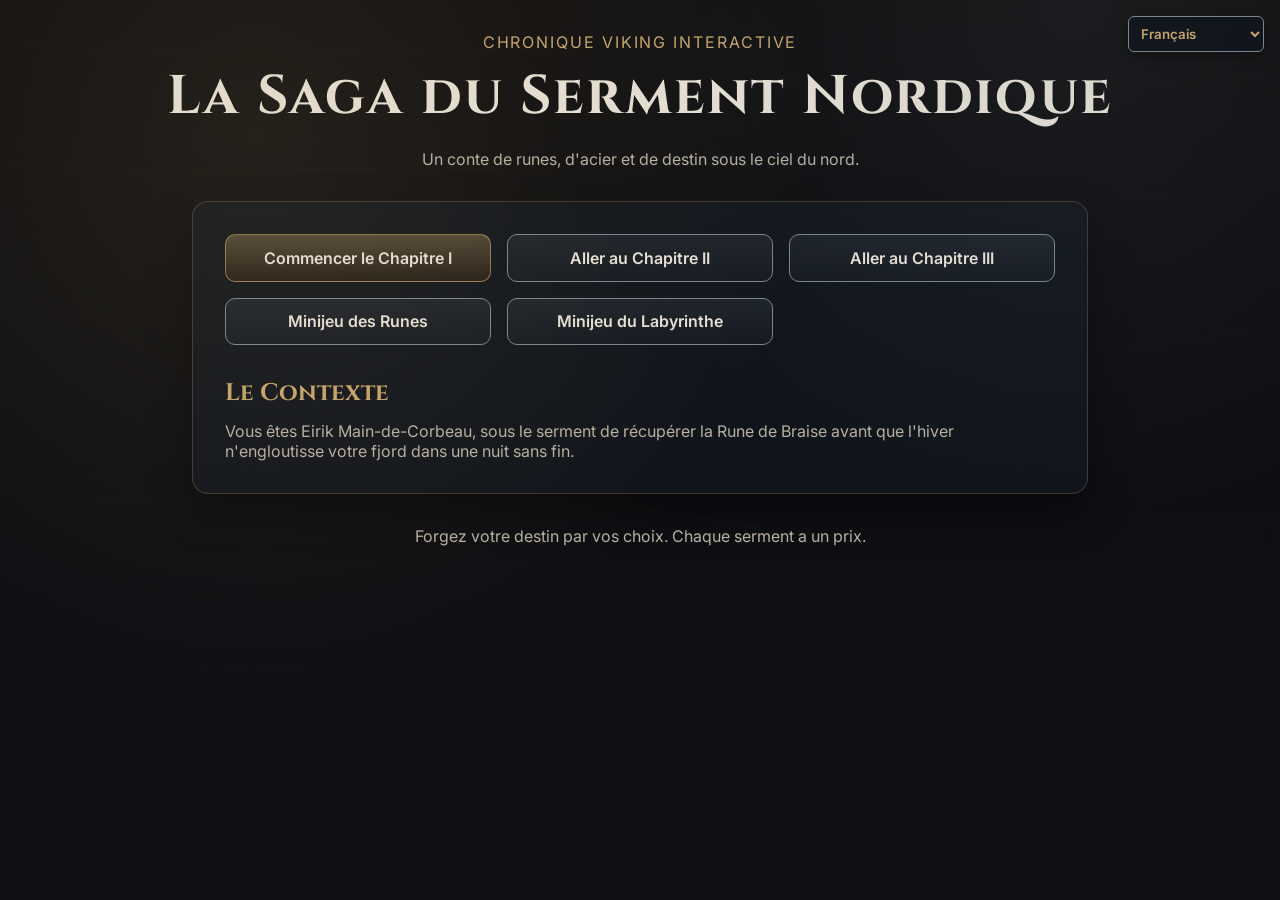
<file: index.html>
<!DOCTYPE html>
<html lang="en">
<head>
  <meta charset="UTF-8">
  <meta name="viewport" content="width=device-width, initial-scale=1.0">
  <title>Saga of the Northbound Oath</title>
  <link rel="preconnect" href="https://fonts.googleapis.com">
  <link rel="preconnect" href="https://fonts.gstatic.com" crossorigin>
  <link href="https://fonts.googleapis.com/css2?family=Cinzel:wght@500;700&family=Inter:wght@400;500;700&display=swap" rel="stylesheet">
  <link rel="stylesheet" href="assets/css/main.css">
</head>
<body>
  <div class="v-overlay"></div>
  <header class="v-header">
    <p class="v-kicker" data-i18n="kicker">Chronique Viking Interactive</p>
    <h1 class="v-title" data-i18n="title">La Saga du Serment Nordique</h1>
    <p class="v-subtitle" data-i18n="subtitle">Un conte de runes, d'acier et de destin sous le ciel du nord.</p>
  </header>

  <main class="v-menu-panel" aria-label="Main Menu">
    <nav class="v-menu-actions">
      <a class="v-btn v-btn-primary" href="pages/chapter1.html" data-i18n="begin_ch1">Commencer le Chapitre I</a>
      <a class="v-btn" href="pages/chapter2.html" data-i18n="jump_ch2">Aller au Chapitre II</a>
      <a class="v-btn" href="pages/chapter3.html" data-i18n="jump_ch3">Aller au Chapitre III</a>
      <a class="v-btn" href="pages/minigame.html" data-i18n="rune_trial">Minijeu des Runes</a>
      <a class="v-btn" href="pages/labyrinth.html" data-i18n="labyrinth">Minijeu du Labyrinthe</a>
    </nav>
    <section class="v-lore">
      <h2 data-i18n="premise_title">Le Contexte</h2>
      <p data-i18n="premise_text">Vous êtes Eirik Main-de-Corbeau, sous le serment de récupérer la Rune de Braise avant que l'hiver n'engloutisse votre fjord dans une nuit sans fin.</p>
    </section>
  </main>

  <footer class="v-footer">
    <p data-i18n="footer">Forgez votre destin par vos choix. Chaque serment a un prix.</p>
  </footer>

  <script src="assets/js/i18n.js"></script>
  <script src="assets/js/main.js"></script>
</body>
</html>
</file>
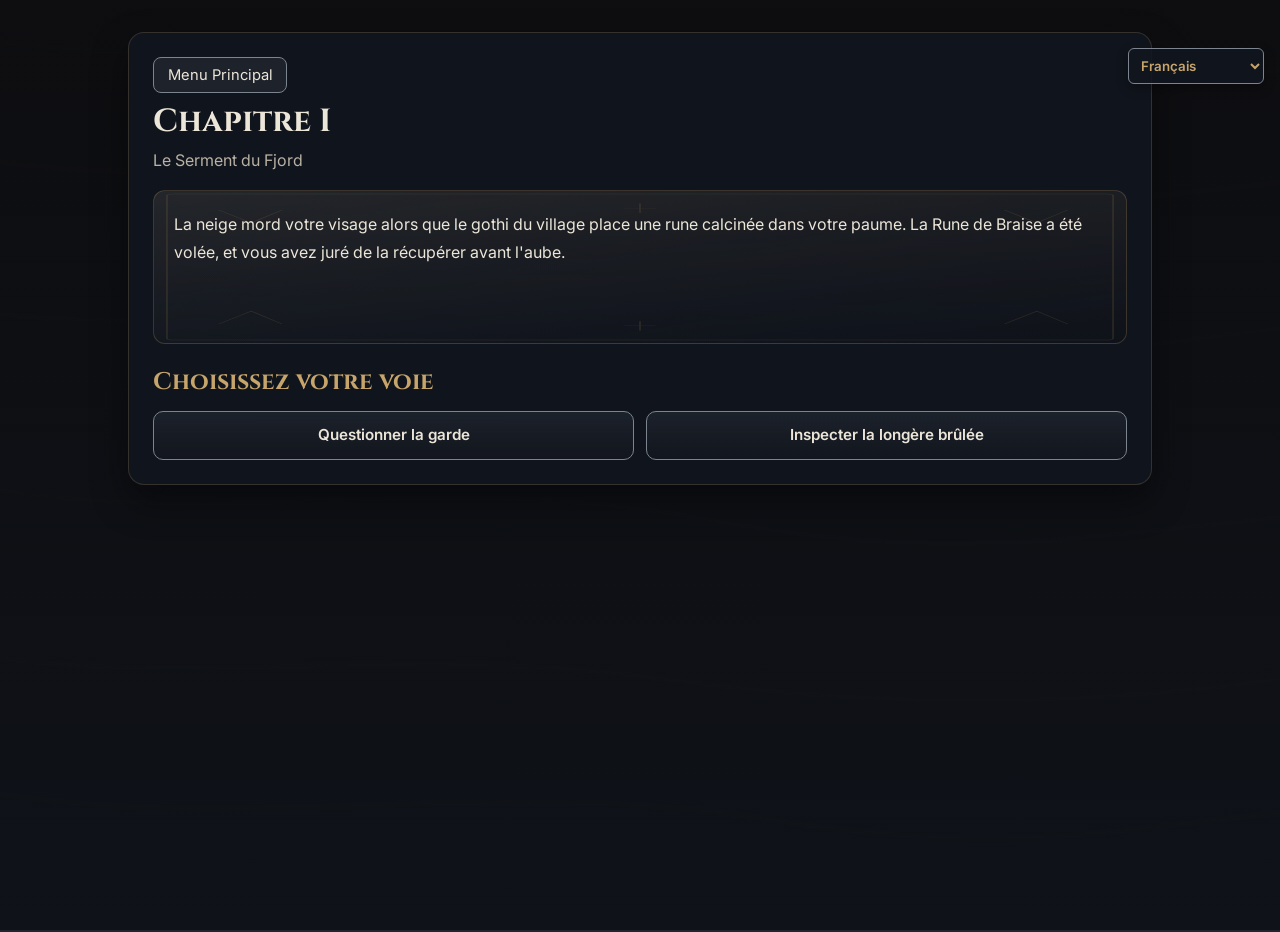
<file: pages/chapter1.html>
<!DOCTYPE html>
<html lang="en">
<head>
  <meta charset="UTF-8">
  <meta name="viewport" content="width=device-width, initial-scale=1.0">
  <title>Chapter I - The Oath by the Fjord</title>
  <link rel="preconnect" href="https://fonts.googleapis.com">
  <link rel="preconnect" href="https://fonts.gstatic.com" crossorigin>
  <link href="https://fonts.googleapis.com/css2?family=Cinzel:wght@500;700&family=Inter:wght@400;500;700&display=swap" rel="stylesheet">
  <link rel="stylesheet" href="../assets/css/chapter.css">
</head>
<body>
  <div class="v-chapter-shell">
    <header class="v-chapter-header">
      <a class="v-link-home" href="../index.html" data-i18n="menu_main">Menu Principal</a>
      <h1 id="idChapterTitle" data-i18n="chapter1_title">Chapitre I</h1>
      <p class="v-chapter-subtitle" data-i18n="chapter1_subtitle">Le Serment du Fjord</p>
    </header>

    <section class="v-story-panel" aria-live="polite">
      <p id="idStoryText" class="v-story-text"></p>
    </section>

    <section class="v-choice-panel">
      <h2 data-i18n="choose_path">Choisissez votre voie</h2>
      <div id="idChoiceContainer" class="v-choice-container"></div>
    </section>
  </div>

  <script src="../assets/js/i18n.js"></script>
  <script src="../assets/js/story-engine.js"></script>
  <script src="../assets/js/chapter1.js"></script>
  <script src="../assets/js/main.js"></script>
</body>
</html>
</file>
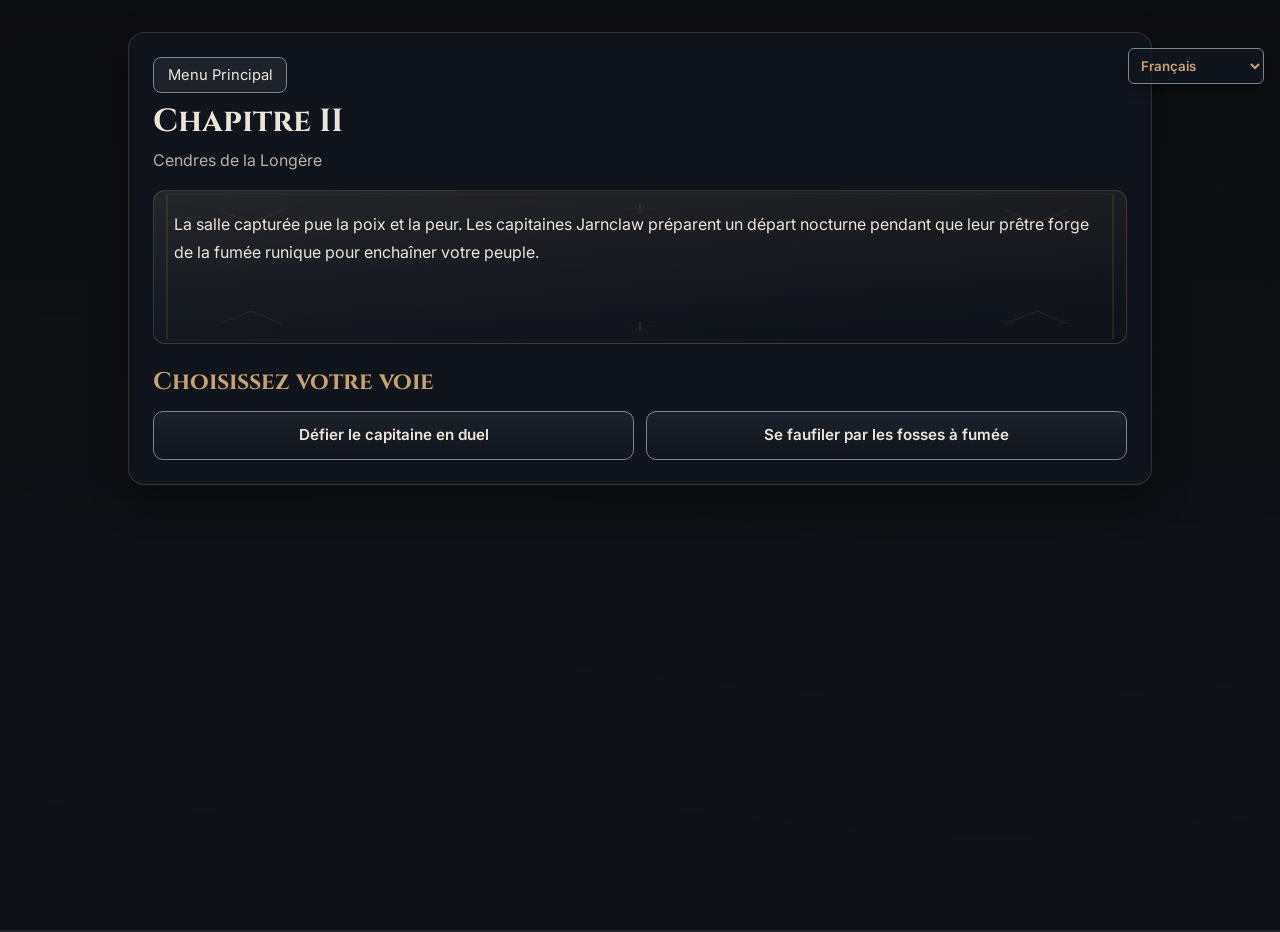
<file: pages/chapter2.html>
<!DOCTYPE html>
<html lang="en">
<head>
  <meta charset="UTF-8">
  <meta name="viewport" content="width=device-width, initial-scale=1.0">
  <title>Chapter II - Ashes of the Longhouse</title>
  <link rel="preconnect" href="https://fonts.googleapis.com">
  <link rel="preconnect" href="https://fonts.gstatic.com" crossorigin>
  <link href="https://fonts.googleapis.com/css2?family=Cinzel:wght@500;700&family=Inter:wght@400;500;700&display=swap" rel="stylesheet">
  <link rel="stylesheet" href="../assets/css/chapter.css">
</head>
<body>
  <div class="v-chapter-shell">
    <header class="v-chapter-header">
      <a class="v-link-home" href="../index.html" data-i18n="menu_main">Menu Principal</a>
      <h1 id="idChapterTitle" data-i18n="chapter2_title">Chapitre II</h1>
      <p class="v-chapter-subtitle" data-i18n="chapter2_subtitle">Cendres de la Longère</p>
    </header>

    <section class="v-story-panel" aria-live="polite">
      <p id="idStoryText" class="v-story-text"></p>
    </section>

    <section class="v-choice-panel">
      <h2 data-i18n="choose_path">Choisissez votre voie</h2>
      <div id="idChoiceContainer" class="v-choice-container"></div>
    </section>
  </div>

  <script src="../assets/js/i18n.js"></script>
  <script src="../assets/js/story-engine.js"></script>
  <script src="../assets/js/chapter2.js"></script>
  <script src="../assets/js/main.js"></script>
</body>
</html>
</file>
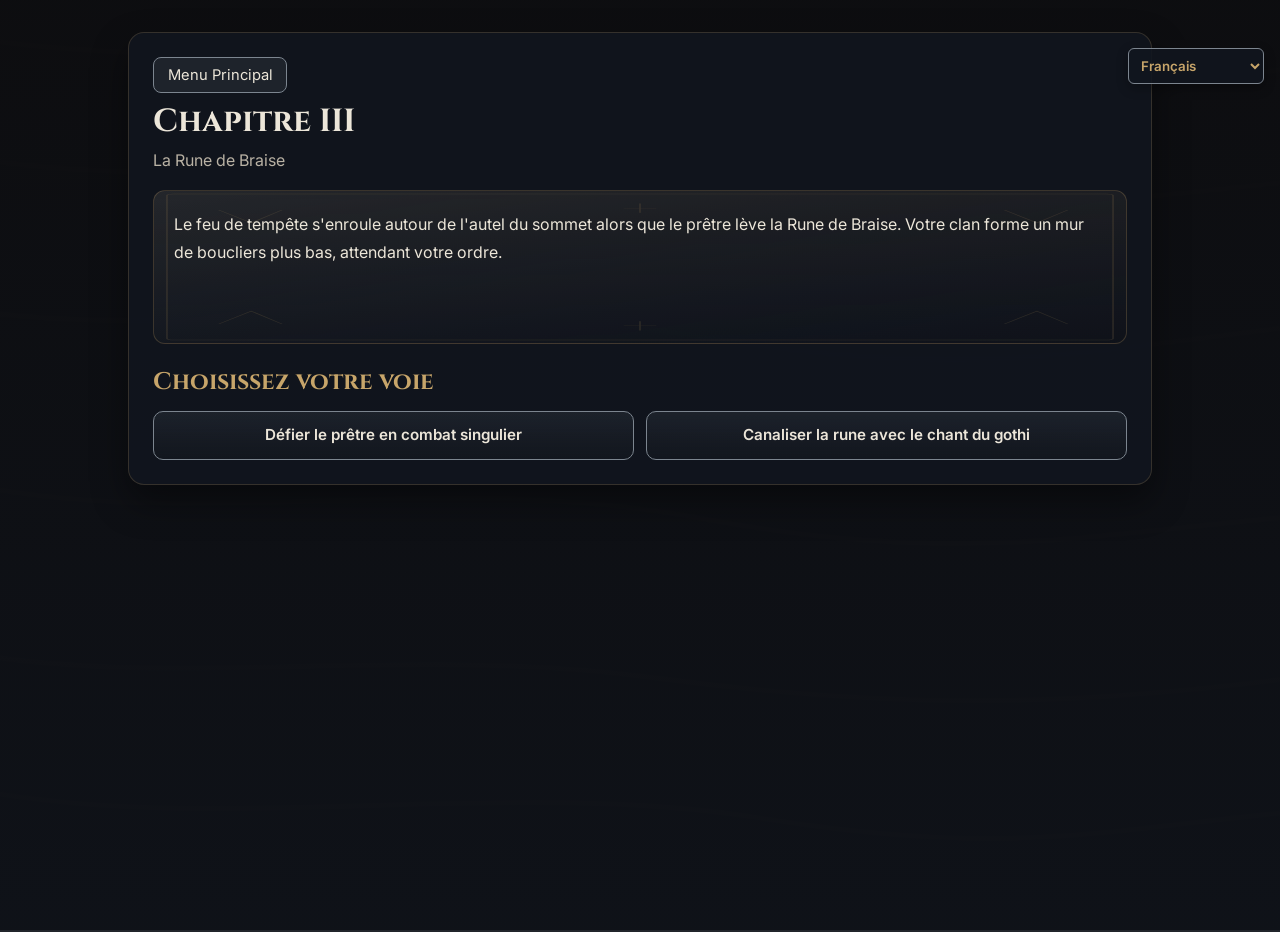
<file: pages/chapter3.html>
<!DOCTYPE html>
<html lang="en">
<head>
  <meta charset="UTF-8">
  <meta name="viewport" content="width=device-width, initial-scale=1.0">
  <title>Chapter III - The Ember Rune</title>
  <link rel="preconnect" href="https://fonts.googleapis.com">
  <link rel="preconnect" href="https://fonts.gstatic.com" crossorigin>
  <link href="https://fonts.googleapis.com/css2?family=Cinzel:wght@500;700&family=Inter:wght@400;500;700&display=swap" rel="stylesheet">
  <link rel="stylesheet" href="../assets/css/chapter.css">
</head>
<body>
  <div class="v-chapter-shell">
    <header class="v-chapter-header">
      <a class="v-link-home" href="../index.html" data-i18n="menu_main">Menu Principal</a>
      <h1 id="idChapterTitle" data-i18n="chapter3_title">Chapitre III</h1>
      <p class="v-chapter-subtitle" data-i18n="chapter3_subtitle">La Rune de Braise</p>
    </header>

    <section class="v-story-panel" aria-live="polite">
      <p id="idStoryText" class="v-story-text"></p>
    </section>

    <section class="v-choice-panel">
      <h2 data-i18n="choose_path">Choisissez votre voie</h2>
      <div id="idChoiceContainer" class="v-choice-container"></div>
    </section>
  </div>

  <script src="../assets/js/i18n.js"></script>
  <script src="../assets/js/story-engine.js"></script>
  <script src="../assets/js/chapter3.js"></script>
  <script src="../assets/js/main.js"></script>
</body>
</html>
</file>
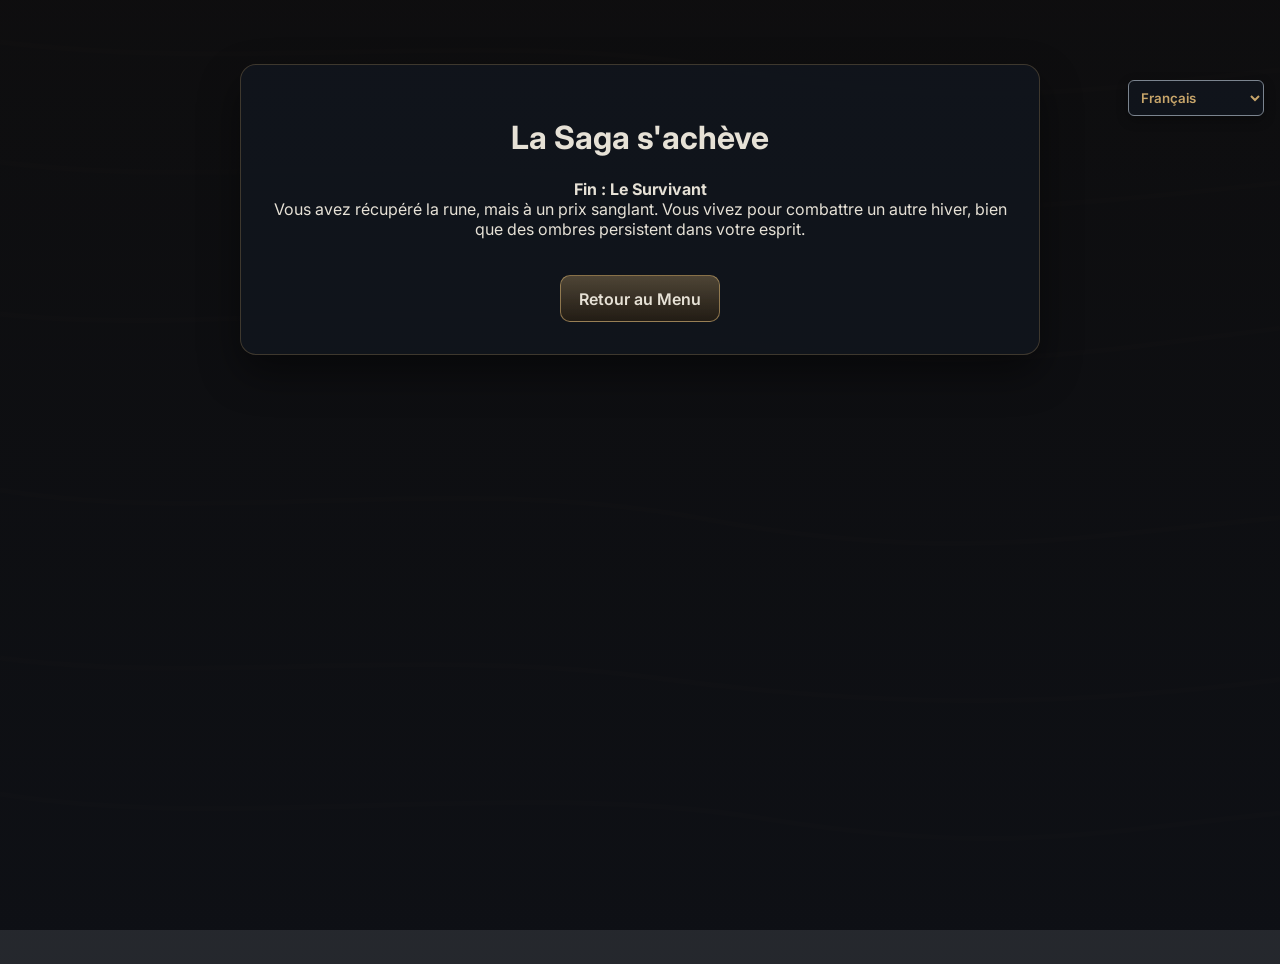
<file: pages/epilogue.html>
<!DOCTYPE html>
<html lang="en">
<head>
  <meta charset="UTF-8">
  <meta name="viewport" content="width=device-width, initial-scale=1.0">
  <title>Epilogue | Northbound Oath</title>
  <link href="https://fonts.googleapis.com/css2?family=Cinzel:wght@500;700&family=Inter:wght@400;500;700&display=swap" rel="stylesheet">
  <link rel="stylesheet" href="../assets/css/main.css">
</head>
<body class="v-fade-in">
  <main class="v-menu-panel" style="max-width: 800px; margin: 4rem auto; text-align:center;">
    <h1 id="idEpilogueTitle" data-i18n="epilogue_title">La Saga s'achève</h1>
    
    <section class="v-story-panel">
      <div id="idEpilogueText"></div>
    </section>

    <br>
    <a href="../index.html" class="v-btn v-btn-primary" style="text-decoration:none;" data-i18n="return_menu">Retour au Menu</a>
  </main>

  <script src="../assets/js/i18n.js"></script>
  <script src="../assets/js/main.js"></script>
  <script>
    const oEndings = {
      golden: {
        FR: "<p><strong>Fin : Le Jarl Doré</strong><br>Votre destin et votre bravoure ont apporté l'honneur à votre clan. La Rune de Braise repose en sécurité dans votre salle, et votre nom est chanté par les scaldes.</p>",
        ENG: "<p><strong>Ending: The Golden Jarl</strong><br>Your high fate and valor brought honor to your clan. The Ember Rune rests safely in your hall, and your name is sung by skalds.</p>",
        JAP: "<p><strong>エンディング：黄金のヤール</strong><br>あなたの高い運命と勇気は一族に名誉をもたらした。エンバールーンは安全に保管され、あなたの名はスカルドによって歌われる。</p>",
        CH: "<p><strong>结局：黄金雅尔</strong><br>你高贵的命运和英勇为你的氏族带来了荣誉。余烬符文安全地安置在你的大厅里，你的名字被吟游诗人传唱。</p>",
        SWISSE: "<p><strong>Fin : Le Jarl en Or</strong><br>T'as géré. La Rune est bien au chaud chez toi, et tout le monde boit à ta santé.</p>"
      },
      survivor: {
        FR: "<p><strong>Fin : Le Survivant</strong><br>Vous avez récupéré la rune, mais à un prix sanglant. Vous vivez pour combattre un autre hiver, bien que des ombres persistent dans votre esprit.</p>",
        ENG: "<p><strong>Ending: The Survivor</strong><br>You recovered the rune, but at a bloody cost. You live to fight another winter, though shadows linger in your mind.</p>",
        JAP: "<p><strong>エンディング：生存者</strong><br>血塗られた代償を払いルーンを取り戻した。心に影が残るものの、もう一つの冬を戦うために生き延びる。</p>",
        CH: "<p><strong>结局：幸存者</strong><br>你寻回了符文，但付出了血的代价。你活着去迎接另一个冬天的战斗，尽管阴影在你的脑海中挥之不去。</p>",
        SWISSE: "<p><strong>Fin : Le Survivant</strong><br>T'as la rune, mais t'en as bavé. Tu passeras l'hiver, même si t'as pris des sacrés coups.</p>"
      },
      ashen: {
        FR: "<p><strong>Fin : La Chute de Cendres</strong><br>Votre destin s'est réduit en cendres. La neige réclame votre corps, et la Rune de Braise est perdue à jamais.</p>",
        ENG: "<p><strong>Ending: The Ashen Fall</strong><br>Your fate dwindled to ash. The snow claims your body, and the Ember Rune is lost to time forever.</p>",
        JAP: "<p><strong>エンディング：灰の落下</strong><br>運命は灰と化した。雪があなたの体を飲み込み、エンバールーンは永遠に失われた。</p>",
        CH: "<p><strong>结局：灰烬的陨落</strong><br>你的命运化为灰烬。冰雪吞噬了你的身体，余烬符文永远消失在时间的洪流中。</p>",
        SWISSE: "<p><strong>Fin : La Chute de Cendres</strong><br>C'est la cata. La neige t'a eu, et la Rune est perdue pour de bon.</p>"
      }
    };

    function fnGetEndingText(oEnding) {
      const sLang = window.fnGetLanguage ? window.fnGetLanguage() : "FR";
      return oEnding[sLang] || oEnding["FR"];
    }

    document.addEventListener('DOMContentLoaded', () => {
      if(window.fnLoadProgress) window.fnLoadProgress();
      
      const elText = document.getElementById('idEpilogueText');
      let iFate = 0;
      if (window.objGameState) {
        window.objGameState.strCurrentChapter = 'epilogue';
        window.objGameState.iProgressPercent = 100;
        if(window.fnSaveProgress) window.fnSaveProgress();
        iFate = window.objGameState.iFatePoints || 0;
      }

      if (iFate >= 20) {
        elText.innerHTML = fnGetEndingText(oEndings.golden);
      } else if (iFate >= 0) {
        elText.innerHTML = fnGetEndingText(oEndings.survivor);
      } else {
        elText.innerHTML = fnGetEndingText(oEndings.ashen);
      }
    });
  </script>
</body>
</html>
</file>
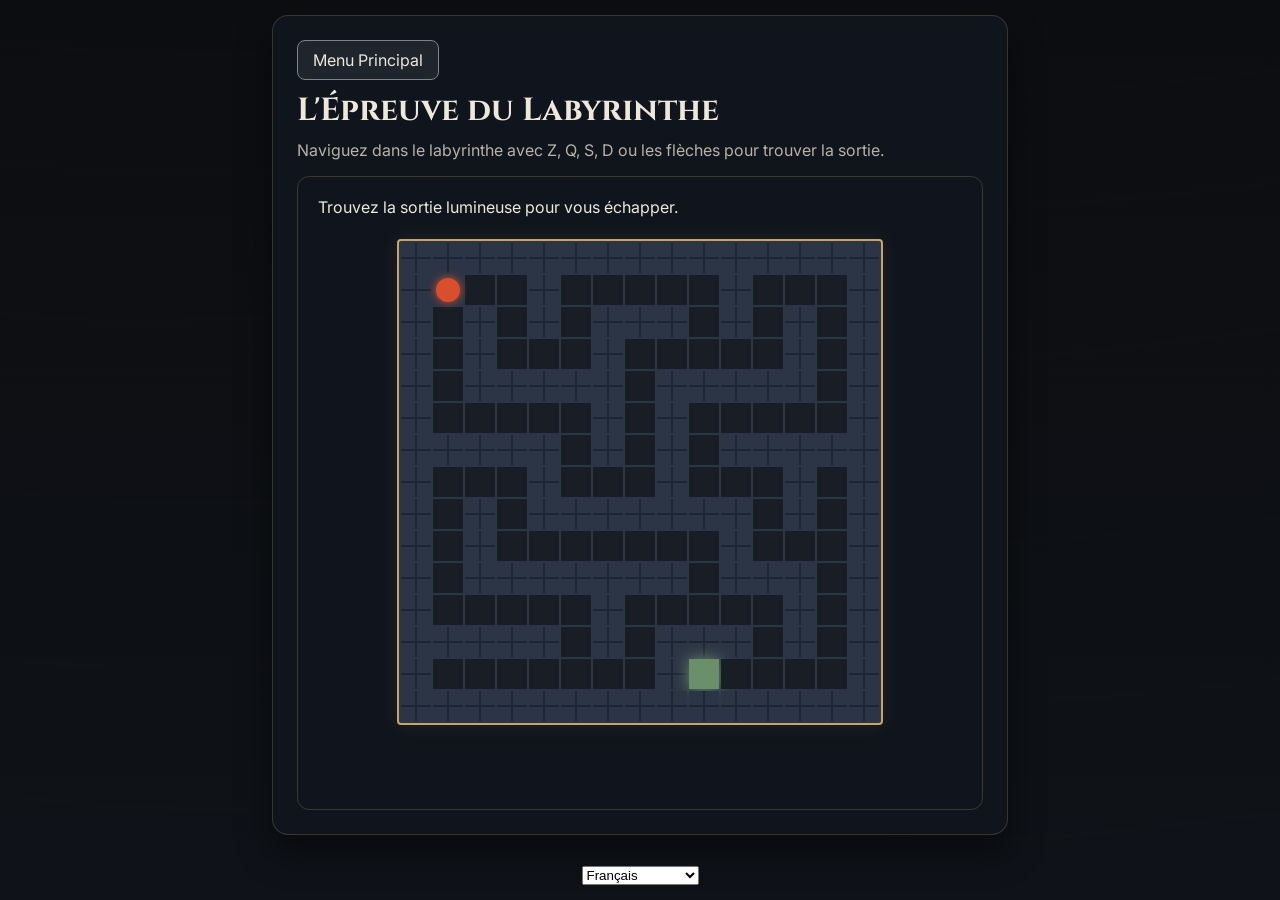
<file: pages/labyrinth.html>
<!DOCTYPE html>
<html lang="en">
<head>
  <meta charset="UTF-8">
  <meta name="viewport" content="width=device-width, initial-scale=1.0">
  <title>Labyrinth Trial</title>
  <link rel="preconnect" href="https://fonts.googleapis.com">
  <link rel="preconnect" href="https://fonts.gstatic.com" crossorigin>
  <link href="https://fonts.googleapis.com/css2?family=Cinzel:wght@500;700&family=Inter:wght@400;500;700&display=swap" rel="stylesheet">
  <link rel="stylesheet" href="../assets/css/labyrinth.css">
</head>
<body>
  <main class="v-mini-shell">
    <header class="v-mini-header">
      <a class="v-link-home" href="../index.html" data-i18n="menu_main">Menu Principal</a>
      <h1 data-i18n="labyrinth_title">L'Épreuve du Labyrinthe</h1>
      <p data-i18n="labyrinth_desc">Naviguez dans le labyrinthe avec Z, Q, S, D ou les flèches pour trouver la sortie.</p>
    </header>

    <section class="v-mini-panel">
      <p id="idGameStatus" class="v-mini-status">Trouvez la sortie lumineuse pour vous échapper.</p>
      <div id="idLabyrinthBoard" class="v-labyrinth-board" aria-label="Labyrinth Grid"></div>
      <div class="v-mini-actions">
        <a id="idChapterReturnLink" class="v-btn v-btn-link" href="chapter2.html" style="visibility: hidden;">Continuer au Chapitre II</a>
      </div>
    </section>
  </main>

  <script src="../assets/js/i18n.js"></script>
  <script src="../assets/js/labyrinth.js"></script>
  <script src="../assets/js/main.js"></script>
</body>
</html>
</file>
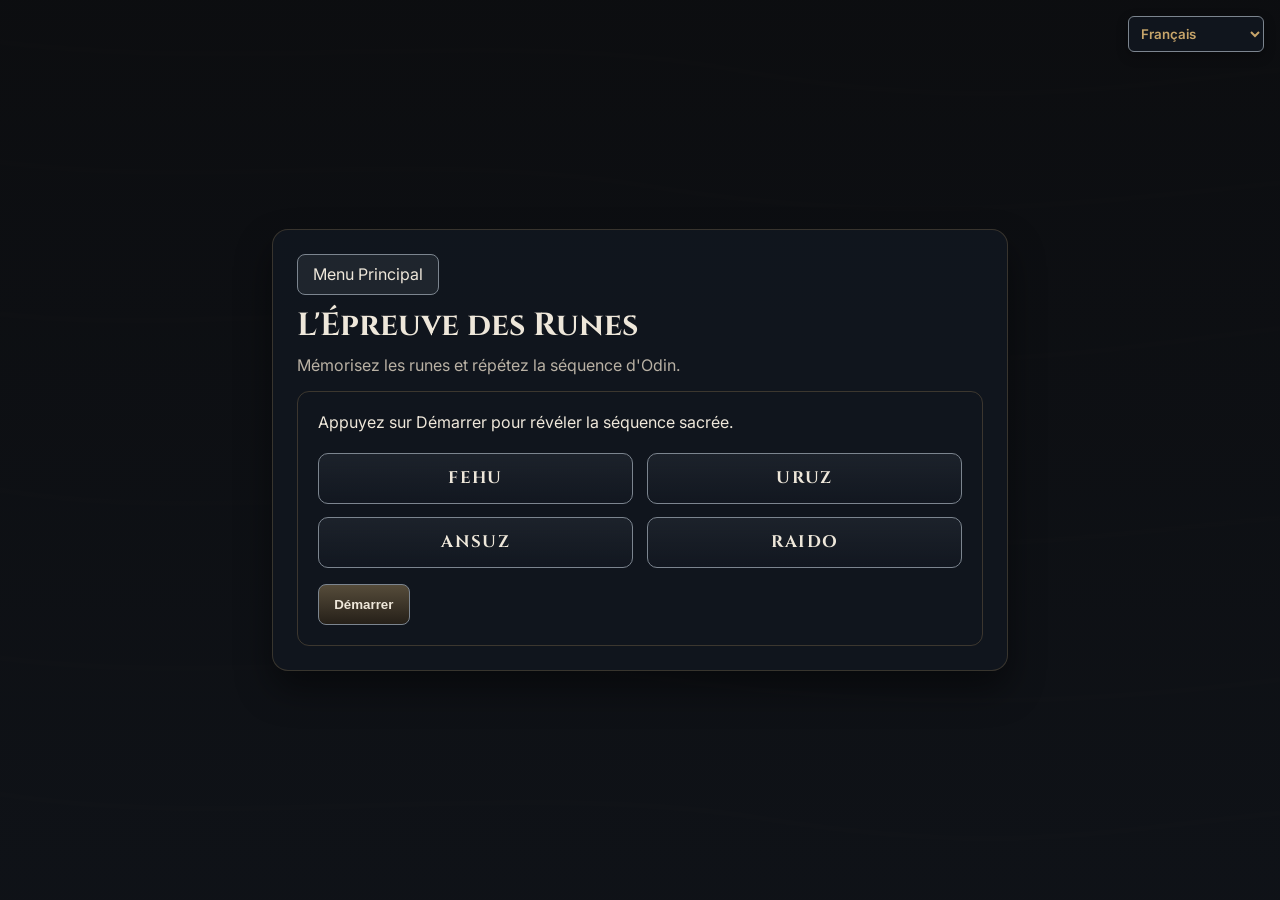
<file: pages/minigame.html>
<!DOCTYPE html>
<html lang="en">
<head>
  <meta charset="UTF-8">
  <meta name="viewport" content="width=device-width, initial-scale=1.0">
  <title>Rune Trial - Minigame</title>
  <link rel="preconnect" href="https://fonts.googleapis.com">
  <link rel="preconnect" href="https://fonts.gstatic.com" crossorigin>
  <link href="https://fonts.googleapis.com/css2?family=Cinzel:wght@500;700&family=Inter:wght@400;500;700&display=swap" rel="stylesheet">
  <link rel="stylesheet" href="../assets/css/minigame.css">
</head>
<body>
  <main class="v-mini-shell">
    <header class="v-mini-header">
      <a class="v-link-home" href="../index.html" data-i18n="menu_main">Menu Principal</a>
      <h1 data-i18n="rune_trial_title">L'Épreuve des Runes</h1>
      <p data-i18n="rune_trial_desc">Mémorisez les runes et répétez la séquence d'Odin.</p>
    </header>

    <section class="v-mini-panel">
      <p id="idGameStatus" class="v-mini-status">Appuyez sur Démarrer pour révéler la séquence sacrée.</p>
      <div id="idRuneBoard" class="v-rune-board" aria-label="Rune Buttons"></div>
      <div class="v-mini-actions">
        <button id="idStartRoundButton" class="v-btn v-btn-primary" type="button">Démarrer</button>
        <a id="idChapterReturnLink" class="v-btn v-btn-link" href="chapter3.html">Continuer au Chapitre III</a>
      </div>
    </section>
  </main>

  <script src="../assets/js/i18n.js"></script>
  <script src="../assets/js/minigame.js"></script>
  <script src="../assets/js/main.js"></script>
</body>
</html>
</file>
<file: assets/css/main.css>
:root {
  --clr-bg: #0f1217;
  --clr-bg-soft: #171b22;
  --clr-panel: rgba(17, 22, 30, 0.86);
  --clr-iron: #7b848f;
  --clr-gold: #c7a56a;
  --clr-gold-strong: #e1bb79;
  --clr-text: #e6e1d6;
  --clr-text-dim: #b8b0a2;
  --clr-danger: #9b3e3e;
  --shd-panel: 0 18px 40px rgba(0, 0, 0, 0.45);
}

* {
  box-sizing: border-box;
}

body {
  margin: 0;
  min-height: 100vh;
  color: var(--clr-text);
  font-family: Inter, Arial, sans-serif;
  background:
    linear-gradient(180deg, rgba(8, 10, 13, 0.82), rgba(13, 16, 22, 0.9)),
    url("../images/wood-grain.svg") center/cover no-repeat fixed;
}

.v-overlay {
  position: fixed;
  inset: 0;
  background:
    radial-gradient(circle at 20% 15%, rgba(199, 165, 106, 0.12), transparent 44%),
    radial-gradient(circle at 84% 0%, rgba(123, 132, 143, 0.12), transparent 37%);
  pointer-events: none;
}

.v-header,
.v-footer {
  text-align: center;
  padding: 2rem 1rem;
}

.v-kicker {
  margin: 0 0 0.5rem;
  letter-spacing: 0.12em;
  text-transform: uppercase;
  color: var(--clr-gold);
}

.v-title {
  margin: 0;
  font-family: Cinzel, Georgia, serif;
  font-size: clamp(2rem, 5vw, 3.4rem);
  letter-spacing: 0.04em;
}

.v-subtitle {
  margin: 1rem auto 0;
  max-width: 44rem;
  color: var(--clr-text-dim);
}

.v-menu-panel {
  width: min(56rem, calc(100% - 2rem));
  margin: 0 auto;
  padding: 2rem;
  border: 1px solid rgba(199, 165, 106, 0.25);
  border-radius: 16px;
  background: var(--clr-panel);
  box-shadow: var(--shd-panel);
}

.v-menu-actions {
  display: grid;
  grid-template-columns: repeat(auto-fit, minmax(210px, 1fr));
  gap: 1rem;
  margin-bottom: 2rem;
}

.v-btn {
  display: inline-block;
  padding: 0.8rem 1.1rem;
  border: 1px solid var(--clr-iron);
  border-radius: 10px;
  color: var(--clr-text);
  text-decoration: none;
  text-align: center;
  font-weight: 600;
  background: linear-gradient(180deg, rgba(74, 83, 94, 0.22), rgba(20, 25, 33, 0.9));
  transition: transform 140ms ease, border-color 140ms ease, box-shadow 140ms ease;
}

.v-btn:hover {
  transform: translateY(-1px);
  border-color: var(--clr-gold);
  box-shadow: 0 8px 24px rgba(0, 0, 0, 0.4);
}

.v-btn:active {
  transform: translateY(0);
  border-color: var(--clr-gold-strong);
}

.v-btn-primary {
  border-color: rgba(199, 165, 106, 0.62);
  background: linear-gradient(180deg, rgba(199, 165, 106, 0.34), rgba(38, 30, 20, 0.85));
}

.v-lore h2 {
  margin: 0 0 0.75rem;
  font-family: Cinzel, Georgia, serif;
  color: var(--clr-gold);
}

.v-lore p,
.v-footer p {
  margin: 0;
  color: var(--clr-text-dim);
}

/* Page Transition Animations */
body {
  animation: animFadeIn 0.5s ease-out forwards;
}

body.is-exiting {
  animation: animFadeOut 0.4s ease-in forwards;
}

@keyframes animFadeIn {
  from { opacity: 0; transform: translateY(10px); }
  to { opacity: 1; transform: translateY(0); }
}

@keyframes animFadeOut {
  from { opacity: 1; transform: translateY(0); }
  to { opacity: 0; transform: translateY(-10px); }
}

/* Language Selector Styles */
.v-lang-container {
  position: fixed;
  top: 1rem;
  right: 1rem;
  z-index: 1000;
}

.v-lang-select {
  background: var(--clr-panel, rgba(17, 22, 30, 0.9));
  color: var(--clr-gold, #c7a56a);
  border: 1px solid var(--clr-iron, #7b848f);
  border-radius: 6px;
  padding: 0.5rem;
  font-family: Inter, Arial, sans-serif;
  font-weight: 600;
  cursor: pointer;
  outline: none;
  box-shadow: 0 4px 12px rgba(0,0,0,0.3);
  transition: border-color 0.2s ease;
}

.v-lang-select:hover {
  border-color: var(--clr-gold, #c7a56a);
}

.v-lang-select option {
  background: var(--clr-bg, #0f1217);
  color: var(--clr-text, #e6e1d6);
}
</file>
<file: assets/css/chapter.css>
:root {
  --clr-bg: #10131a;
  --clr-panel: rgba(17, 22, 30, 0.9);
  --clr-text: #ece6d9;
  --clr-text-dim: #b9b2a4;
  --clr-iron: #7c858f;
  --clr-gold: #c7a56a;
  --clr-gold-strong: #dfb871;
}

* {
  box-sizing: border-box;
}

body {
  margin: 0;
  min-height: 100vh;
  color: var(--clr-text);
  font-family: Inter, Arial, sans-serif;
  background:
    linear-gradient(180deg, rgba(9, 11, 15, 0.88), rgba(14, 18, 25, 0.92)),
    url("../images/wood-grain.svg") center/cover no-repeat fixed;
}

.v-chapter-shell {
  width: min(64rem, calc(100% - 2rem));
  margin: 2rem auto;
  padding: 1.5rem;
  border: 1px solid rgba(199, 165, 106, 0.2);
  border-radius: 16px;
  background: var(--clr-panel);
  box-shadow: 0 16px 36px rgba(0, 0, 0, 0.42);
}

.v-chapter-header {
  display: flex;
  flex-direction: column;
  gap: 0.45rem;
  margin-bottom: 1.25rem;
}

.v-link-home {
  width: fit-content;
  padding: 0.5rem 0.85rem;
  border: 1px solid var(--clr-iron);
  border-radius: 8px;
  color: var(--clr-text);
  text-decoration: none;
  font-size: 0.92rem;
  background: rgba(124, 133, 143, 0.13);
}

.v-link-home:hover {
  border-color: var(--clr-gold);
}

h1,
h2 {
  margin: 0;
  font-family: Cinzel, Georgia, serif;
}

.v-chapter-subtitle {
  margin: 0;
  color: var(--clr-text-dim);
}

.v-story-panel {
  padding: 1.25rem;
  border: 1px solid rgba(199, 165, 106, 0.24);
  border-radius: 12px;
  background:
    linear-gradient(180deg, rgba(39, 34, 30, 0.34), rgba(12, 14, 18, 0.3)),
    url("../images/rune-frame.svg") center/cover no-repeat;
}

.v-story-text {
  margin: 0;
  line-height: 1.7;
  color: var(--clr-text);
  min-height: 7rem;
}

.v-choice-panel {
  margin-top: 1.35rem;
}

.v-choice-panel h2 {
  margin-bottom: 0.8rem;
  color: var(--clr-gold);
}

.v-choice-container {
  display: grid;
  grid-template-columns: repeat(auto-fit, minmax(220px, 1fr));
  gap: 0.75rem;
}

.v-choice-button {
  padding: 0.85rem 0.95rem;
  border: 1px solid var(--clr-iron);
  border-radius: 10px;
  color: var(--clr-text);
  font: 600 0.95rem/1.35 Inter, Arial, sans-serif;
  background: linear-gradient(180deg, rgba(68, 77, 87, 0.24), rgba(18, 22, 30, 0.95));
  cursor: pointer;
  transition: transform 120ms ease, border-color 120ms ease;
}

.v-choice-button:hover {
  transform: translateY(-1px);
  border-color: var(--clr-gold);
}

.v-choice-button:active {
  transform: translateY(0);
  border-color: var(--clr-gold-strong);
}

/* Page Transition Animations */
body {
  animation: animFadeIn 0.5s ease-out forwards;
}

body.is-exiting {
  animation: animFadeOut 0.4s ease-in forwards;
}

@keyframes animFadeIn {
  from { opacity: 0; transform: translateY(10px); }
  to { opacity: 1; transform: translateY(0); }
}

@keyframes animFadeOut {
  from { opacity: 1; transform: translateY(0); }
  to { opacity: 0; transform: translateY(-10px); }
}

/* Language Selector Styles */
.v-lang-container {
  position: fixed;
  top: 1rem;
  right: 1rem;
  z-index: 1000;
}

.v-lang-select {
  background: var(--clr-panel, rgba(17, 22, 30, 0.9));
  color: var(--clr-gold, #c7a56a);
  border: 1px solid var(--clr-iron, #7b848f);
  border-radius: 6px;
  padding: 0.5rem;
  font-family: Inter, Arial, sans-serif;
  font-weight: 600;
  cursor: pointer;
  outline: none;
  box-shadow: 0 4px 12px rgba(0,0,0,0.3);
  transition: border-color 0.2s ease;
}

.v-lang-select:hover {
  border-color: var(--clr-gold, #c7a56a);
}

.v-lang-select option {
  background: var(--clr-bg, #0f1217);
  color: var(--clr-text, #e6e1d6);
}
</file>
<file: assets/css/labyrinth.css>
:root {
  --clr-bg: #0f131a;
  --clr-panel: rgba(17, 22, 31, 0.92);
  --clr-text: #eee7da;
  --clr-text-dim: #b9b1a4;
  --clr-iron: #7c858f;
  --clr-gold: #c7a56a;
  --clr-gold-strong: #e3bc73;
  --clr-wall: #2c3545;
  --clr-path: #181d26;
  --clr-player: #d94f2e;
  --clr-exit: #6b8e6b;
}

* {
  box-sizing: border-box;
}

body {
  margin: 0;
  min-height: 100vh;
  display: grid;
  place-items: center;
  color: var(--clr-text);
  font-family: Inter, Arial, sans-serif;
  background:
    linear-gradient(180deg, rgba(8, 11, 15, 0.88), rgba(14, 18, 24, 0.92)),
    url("../images/wood-grain.svg") center/cover no-repeat fixed;
  animation: animFadeIn 0.5s ease-out forwards;
}

body.is-exiting {
  animation: animFadeOut 0.4s ease-in forwards;
}

@keyframes animFadeIn {
  from { opacity: 0; transform: translateY(10px); }
  to { opacity: 1; transform: translateY(0); }
}

@keyframes animFadeOut {
  from { opacity: 1; transform: translateY(0); }
  to { opacity: 0; transform: translateY(-10px); }
}

.v-mini-shell {
  width: min(46rem, calc(100% - 2rem));
  padding: 1.5rem;
  border: 1px solid rgba(199, 165, 106, 0.22);
  border-radius: 16px;
  background: var(--clr-panel);
  box-shadow: 0 18px 36px rgba(0, 0, 0, 0.45);
}

.v-mini-header h1 {
  margin: 0.55rem 0 0;
  font-family: Cinzel, Georgia, serif;
}

.v-mini-header p {
  margin: 0.5rem 0 1rem;
  color: var(--clr-text-dim);
}

.v-link-home,
.v-btn {
  display: inline-block;
  padding: 0.58rem 0.95rem;
  border: 1px solid var(--clr-iron);
  border-radius: 8px;
  color: var(--clr-text);
  text-decoration: none;
  background: rgba(124, 133, 143, 0.14);
  transition: all 0.3s ease;
}

.v-link-home:hover,
.v-btn:hover {
  border-color: var(--clr-gold);
}

.v-mini-panel {
  padding: 1.25rem;
  border: 1px solid rgba(199, 165, 106, 0.24);
  border-radius: 12px;
}

.v-mini-status {
  margin: 0 0 1rem;
  min-height: 1.6rem;
}

/* Labyrinth Specific Styles */
.v-labyrinth-board {
  display: grid;
  gap: 2px;
  background-color: var(--clr-wall);
  padding: 2px;
  border: 2px solid var(--clr-gold);
  border-radius: 4px;
  margin: 0 auto;
  width: fit-content;
  box-shadow: 0 0 20px rgba(199, 165, 106, 0.1);
}

.v-cell {
  width: 30px;
  height: 30px;
  background-color: var(--clr-path);
  transition: background-color 0.1s ease;
}

.v-cell.is-wall {
  background-color: var(--clr-wall);
  background-image: url("data:image/svg+xml,%3Csvg width='30' height='30' xmlns='http://www.w3.org/2000/svg'%3E%3Cpath d='M0 0h30v30H0z' fill='%232c3545'/%3E%3Cpath d='M0 15h30M15 0v30' stroke='%231f2633' stroke-width='2'/%3E%3C/svg%3E");
}

.v-cell.is-player {
  background-color: var(--clr-player);
  border-radius: 50%;
  transform: scale(0.8);
  box-shadow: 0 0 10px var(--clr-player);
  animation: pulsePlayer 1.5s infinite alternate;
}

.v-cell.is-exit {
  background-color: var(--clr-exit);
  box-shadow: 0 0 15px var(--clr-exit);
  animation: pulseExit 2s infinite alternate;
}

@keyframes pulsePlayer {
  0% { transform: scale(0.7); box-shadow: 0 0 5px var(--clr-player); }
  100% { transform: scale(0.9); box-shadow: 0 0 15px var(--clr-player); }
}

@keyframes pulseExit {
  0% { opacity: 0.8; box-shadow: 0 0 10px var(--clr-exit); }
  100% { opacity: 1; box-shadow: 0 0 20px var(--clr-exit); }
}

.v-mini-actions {
  margin-top: 1.5rem;
  display: flex;
  justify-content: center;
}

.v-btn-link {
  border-color: rgba(199, 165, 106, 0.46);
  font-weight: bold;
  color: var(--clr-gold);
}
</file>
<file: assets/css/minigame.css>
:root {
  --clr-bg: #0f131a;
  --clr-panel: rgba(17, 22, 31, 0.92);
  --clr-text: #eee7da;
  --clr-text-dim: #b9b1a4;
  --clr-iron: #7c858f;
  --clr-gold: #c7a56a;
  --clr-gold-strong: #e3bc73;
}

* {
  box-sizing: border-box;
}

body {
  margin: 0;
  min-height: 100vh;
  display: grid;
  place-items: center;
  color: var(--clr-text);
  font-family: Inter, Arial, sans-serif;
  background:
    linear-gradient(180deg, rgba(8, 11, 15, 0.88), rgba(14, 18, 24, 0.92)),
    url("../images/wood-grain.svg") center/cover no-repeat fixed;
}

.v-mini-shell {
  width: min(46rem, calc(100% - 2rem));
  padding: 1.5rem;
  border: 1px solid rgba(199, 165, 106, 0.22);
  border-radius: 16px;
  background: var(--clr-panel);
  box-shadow: 0 18px 36px rgba(0, 0, 0, 0.45);
}

.v-mini-header h1 {
  margin: 0.55rem 0 0;
  font-family: Cinzel, Georgia, serif;
}

.v-mini-header p {
  margin: 0.5rem 0 1rem;
  color: var(--clr-text-dim);
}

.v-link-home,
.v-btn {
  display: inline-block;
  padding: 0.58rem 0.95rem;
  border: 1px solid var(--clr-iron);
  border-radius: 8px;
  color: var(--clr-text);
  text-decoration: none;
  background: rgba(124, 133, 143, 0.14);
}

.v-mini-panel {
  padding: 1.25rem;
  border: 1px solid rgba(199, 165, 106, 0.24);
  border-radius: 12px;
}

.v-mini-status {
  margin: 0 0 1rem;
  min-height: 1.6rem;
}

.v-rune-board {
  display: grid;
  grid-template-columns: repeat(2, minmax(120px, 1fr));
  gap: 0.85rem;
}

.v-rune-button {
  padding: 1rem;
  border: 1px solid var(--clr-iron);
  border-radius: 10px;
  color: var(--clr-text);
  font: 700 1.05rem/1 Cinzel, Georgia, serif;
  letter-spacing: 0.08em;
  background: linear-gradient(180deg, rgba(66, 75, 86, 0.24), rgba(18, 23, 32, 0.95));
  cursor: pointer;
  transition: transform 120ms ease, border-color 120ms ease, box-shadow 120ms ease;
}

.v-rune-button:hover {
  transform: translateY(-1px);
  border-color: var(--clr-gold);
}

.v-rune-button:active {
  transform: translateY(0);
}

.v-rune-button.is-glow {
  border-color: var(--clr-gold-strong);
  box-shadow: 0 0 0 1px rgba(227, 188, 115, 0.52), 0 0 18px rgba(227, 188, 115, 0.32);
}

.v-mini-actions {
  margin-top: 1rem;
  display: flex;
  gap: 0.65rem;
  flex-wrap: wrap;
}

.v-btn-primary {
  font-weight: 700;
  cursor: pointer;
  background: linear-gradient(180deg, rgba(199, 165, 106, 0.38), rgba(40, 33, 24, 0.9));
}

.v-btn-link {
  border-color: rgba(199, 165, 106, 0.46);
}

/* Page Transition Animations */
body {
  animation: animFadeIn 0.5s ease-out forwards;
}

body.is-exiting {
  animation: animFadeOut 0.4s ease-in forwards;
}

@keyframes animFadeIn {
  from { opacity: 0; transform: translateY(10px); }
  to { opacity: 1; transform: translateY(0); }
}

@keyframes animFadeOut {
  from { opacity: 1; transform: translateY(0); }
  to { opacity: 0; transform: translateY(-10px); }
}

/* Language Selector Styles */
.v-lang-container {
  position: fixed;
  top: 1rem;
  right: 1rem;
  z-index: 1000;
}

.v-lang-select {
  background: var(--clr-panel, rgba(17, 22, 30, 0.9));
  color: var(--clr-gold, #c7a56a);
  border: 1px solid var(--clr-iron, #7b848f);
  border-radius: 6px;
  padding: 0.5rem;
  font-family: Inter, Arial, sans-serif;
  font-weight: 600;
  cursor: pointer;
  outline: none;
  box-shadow: 0 4px 12px rgba(0,0,0,0.3);
  transition: border-color 0.2s ease;
}

.v-lang-select:hover {
  border-color: var(--clr-gold, #c7a56a);
}

.v-lang-select option {
  background: var(--clr-bg, #0f1217);
  color: var(--clr-text, #e6e1d6);
}
</file>
